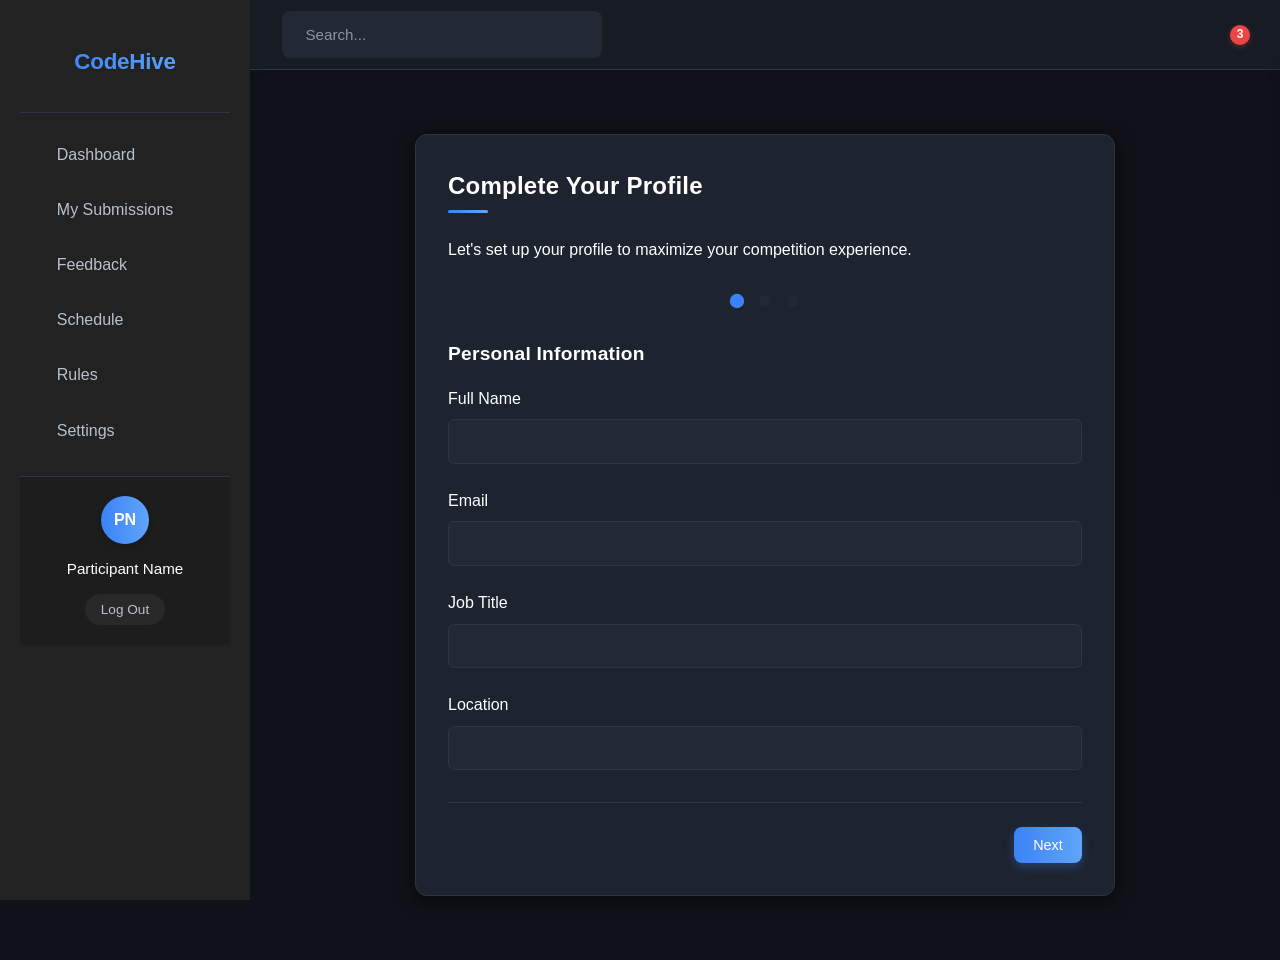
<file: profile.html>
<!DOCTYPE html>
<html lang="en">
<head>
    <meta charset="UTF-8">
    <meta name="viewport" content="width=device-width, initial-scale=1.0">
    <title>Participant Profile</title>
    <link rel="stylesheet" href="dashboard.css">
    <style>
        /* Additional styles for profile page */
        .profile-container {
            max-width: 900px;
            margin: 0 auto;
        }
        
        .profile-header {
            display: flex;
            align-items: center;
            margin-bottom: 2rem;
            padding-bottom: 2rem;
            border-bottom: 1px solid var(--border-color);
        }
        
        .profile-avatar {
            width: 120px;
            height: 120px;
            border-radius: 50%;
            background: linear-gradient(to right, var(--gradient-start), var(--gradient-end));
            display: flex;
            align-items: center;
            justify-content: center;
            color: white;
            font-weight: 600;
            font-size: 2.5rem;
            margin-right: 2rem;
            box-shadow: 0 5px 15px rgba(0, 0, 0, 0.3);
        }
        
        .profile-info h2 {
            margin-bottom: 0.5rem;
        }
        
        .profile-status {
            display: inline-block;
            padding: 0.25rem 0.75rem;
            border-radius: 16px;
            font-size: 0.9rem;
            margin-top: 0.5rem;
        }
        
        .profile-sections {
            display: grid;
            grid-template-columns: 1fr 1fr;
            gap: 2rem;
        }
        
        .profile-section {
            background-color: var(--card-bg);
            border-radius: 12px;
            padding: 1.5rem;
            margin-bottom: 2rem;
            box-shadow: 0 4px 20px var(--shadow-color);
            border: 1px solid var(--border-color);
        }
        
        .profile-section h3 {
            margin-bottom: 1.2rem;
            padding-bottom: 0.8rem;
            border-bottom: 1px solid var(--border-color);
        }
        
        .profile-detail {
            margin-bottom: 1.2rem;
        }
        
        .profile-detail label {
            display: block;
            font-size: 0.9rem;
            color: var(--text-secondary);
            margin-bottom: 0.3rem;
        }
        
        .profile-detail p {
            font-size: 1rem;
            color: var(--text-primary);
        }
        
        .profile-controls {
            display: flex;
            justify-content: flex-end;
            margin-top: 2rem;
            gap: 1rem;
        }
        
        .profile-edit-form {
            display: none;
        }
        
        .profile-edit-form.active {
            display: block;
        }
        
        .form-row {
            display: grid;
            grid-template-columns: 1fr 1fr;
            gap: 1.5rem;
            margin-bottom: 1.5rem;
        }
        
        .skills-list {
            display: flex;
            flex-wrap: wrap;
            gap: 0.5rem;
            margin-top: 0.5rem;
        }
        
        .skill-tag {
            background-color: rgba(59, 130, 246, 0.1);
            color: var(--accent-primary);
            padding: 0.3rem 0.8rem;
            border-radius: 16px;
            font-size: 0.9rem;
        }
        
        .profile-setup-container {
            max-width: 700px;
            margin: 2rem auto;
            background-color: var(--card-bg);
            border-radius: 12px;
            padding: 2rem;
            box-shadow: 0 4px 20px var(--shadow-color);
            border: 1px solid var(--border-color);
        }
        
        .setup-step {
            display: none;
        }
        
        .setup-step.active {
            display: block;
        }
        
        .setup-navigation {
            display: flex;
            justify-content: space-between;
            margin-top: 2rem;
            padding-top: 1.5rem;
            border-top: 1px solid var(--border-color);
        }
        
        .step-indicator {
            display: flex;
            justify-content: center;
            margin: 2rem 0;
        }
        
        .step {
            width: 12px;
            height: 12px;
            border-radius: 50%;
            background-color: var(--bg-tertiary);
            margin: 0 0.5rem;
            cursor: pointer;
        }
        
        .step.active {
            background-color: var(--accent-primary);
            transform: scale(1.2);
        }
    </style>
    <script src="profile.js" defer></script>
    <script type="module" src="firebase-init.js"></script>
</head>
<body>
    <div class="sidebar">
        <div class="logo">
            <h1>CodeHive</h1>
        </div>
        <nav>
            <ul>
                <li><a href="participant-dashboard.html"><i class="icon-dashboard"></i> Dashboard</a></li>
                <li><a href="#"><i class="icon-submissions"></i> My Submissions</a></li>
                <li><a href="#"><i class="icon-feedback"></i> Feedback</a></li>
                <li><a href="#"><i class="icon-schedule"></i> Schedule</a></li>
                <li><a href="#"><i class="icon-rules"></i> Rules</a></li>
                <li><a href="#"><i class="icon-settings"></i> Settings</a></li>
            </ul>
        </nav>
        <div class="user-info">
            <div class="avatar">PN</div>
            <span>Participant Name</span>
            <a href="#" class="logout">Log Out</a>
        </div>
    </div>

    <main>
        <header>
            <div class="search-bar">
                <input type="text" placeholder="Search...">
                <button type="submit"><i class="icon-search"></i></button>
            </div>
            <div class="notifications">
                <i class="icon-bell"></i>
                <span class="badge">3</span>
            </div>
        </header>

        <div class="content">
            <!-- Profile View Mode -->
            <div id="profile-view" class="profile-container">
                <div class="profile-header">
                    <div class="profile-avatar">PN</div>
                    <div class="profile-info">
                        <h2>Kanushka Joshi</h2>
                        <p>Software Developer</p>
                        <span class="profile-status status-approved">Active Participant</span>
                    </div>
                </div>
                
                <div class="profile-sections">
                    <div class="profile-section">
                        <h3>Personal Information</h3>
                        <div class="profile-detail">
                            <label>Email</label>
                            <p>joshikanushka1105@gmail.com</p>
                        </div>
                        <div class="profile-detail">
                            <label>Location</label>
                            <p>Jaipur,India</p>
                        </div>
                        <div class="profile-detail">
                            <label>Joined</label>
                            <p>March 10, 2025</p>
                        </div>
                        
                    </div>
                    
                    <div class="profile-section">
                        <h3>Skills & Expertise</h3>
                        <div class="profile-detail">
                            <label>Primary Skills</label>
                            <div class="skills-list">
                                <span class="skill-tag">JavaScript</span>
                                <span class="skill-tag">Python</span>
                                <span class="skill-tag">web3</span>
                                <!-- <span class="skill-tag">UI/UX Design</span> -->
                            </div>
                        </div>
                        <div class="profile-detail">
                            <label>Experience Level</label>
                            <p>3+ years</p>
                        </div>
                        <div class="profile-detail">
                            <label>Previous Competitions</label>
                            <p> CodeFest 2023</p>
                        </div>
                    </div>
                    
                    <div class="profile-section">
                        <h3>Competition Status</h3>
                        <div class="profile-detail">
                            <label>Current Phase</label>
                            <p><span class="phase">Development</span></p>
                        </div>
                        <div class="profile-detail">
                            <label>Submissions</label>
                            <p>0 of 3 completed</p>
                        </div>
                        <div class="profile-detail">
                            <label>Average Score</label>
                            <p>0.0/5.0</p>
                        </div>
                    </div>
                    
                    <div class="profile-section">
                        <h3>Bio</h3>
                        <div class="profile-detail">
                            <p>Full-stack developer passionate about creating intuitive and accessible user experiences. Specializing in JavaScript frameworks and responsive design. Excited to collaborate with others and learn new technologies through this competition.</p>
                        </div>
                    </div>
                </div>
                
                <div class="profile-controls">
                    <button class="btn primary" id="edit-profile-btn">Edit Profile</button>
                </div>
            </div>
            
            <!-- Profile Edit Mode -->
            <div id="profile-edit" class="profile-container profile-edit-form">
                <h2>Edit Profile</h2>
                
                <form id="profile-edit-form">
                    <div class="profile-section">
                        <h3>Personal Information</h3>
                        <div class="form-row">
                            <div class="form-group">
                                <label for="fullName">Full Name</label>
                                <input type="text" id="fullName" name="fullName" value="Participant Name">
                            </div>
                            <div class="form-group">
                                <label for="jobTitle">Tech Domain</label>
                                <input type="text" id="jobTitle" name="jobTitle" value="Software Developer">
                            </div>
                        </div>
                        <div class="form-row">
                            <div class="form-group">
                                <label for="email">Email</label>
                                <input type="email" id="email" name="email" value="participant@example.com">
                            </div>
                            <div class="form-group">
                                <label for="location">Location</label>
                                <input type="text" id="location" name="location" value="San Francisco, CA">
                            </div>
                        </div>
                        <div class="form-group">
                            <label for="team">Team</label>
                            <input type="text" id="team" name="team" value="CodeCrafters">
                        </div>
                    </div>
                    
                    <div class="profile-section">
                        <h3>Skills & Expertise</h3>
                        <div class="form-group">
                            <label for="skills">Skills (comma separated)</label>
                            <input type="text" id="skills" name="skills" value="JavaScript, React, Node.js, UI/UX Design">
                        </div>
                        <div class="form-row">
                            <div class="form-group">
                                <label for="experience">Experience Level</label>
                                <select id="experience" name="experience">
                                    <option value="1-2">1-2 years</option>
                                    <option value="3+" selected>3+ years</option>
                                    <option value="5+">5+ years</option>
                                    <option value="10+">10+ years</option>
                                </select>
                            </div>
                            <div class="form-group">
                                <label for="competitions">Previous Competitions</label>
                                <input type="text" id="competitions" name="competitions" value="HackathonX 2024, CodeFest 2023">
                            </div>
                        </div>
                    </div>
                    
                    <div class="profile-section">
                        <h3>Bio</h3>
                        <div class="form-group">
                            <label for="bio">About You</label>
                            <textarea id="bio" name="bio" rows="5">Full-stack developer passionate about creating intuitive and accessible user experiences. Specializing in JavaScript frameworks and responsive design. Excited to collaborate with others and learn new technologies through this competition.</textarea>
                        </div>
                    </div>
                    
                    <div class="profile-controls">
                        <button type="button" class="btn secondary" id="cancel-edit-btn">Cancel</button>
                        <button type="submit" class="btn primary">Save Changes</button>
                    </div>
                </form>
            </div>
            
            <!-- Profile Setup Mode (for first-time setup) -->
            <div id="profile-setup" class="profile-setup-container" style="display: none;">
                <h2>Complete Your Profile</h2>
                <p>Let's set up your profile to maximize your competition experience.</p>
                
                <div class="step-indicator">
                    <div class="step active" data-step="1"></div>
                    <div class="step" data-step="2"></div>
                    <div class="step" data-step="3"></div>
                </div>
                
                <form id="profile-setup-form">
                    <div class="setup-step active" id="step-1">
                        <h3>Personal Information</h3>
                        <div class="form-group">
                            <label for="setup-fullName">Full Name</label>
                            <input type="text" id="setup-fullName" name="fullName" required>
                        </div>
                        <div class="form-group">
                            <label for="setup-email">Email</label>
                            <input type="email" id="setup-email" name="email" required>
                        </div>
                        <div class="form-group">
                            <label for="setup-jobTitle">Job Title</label>
                            <input type="text" id="setup-jobTitle" name="jobTitle">
                        </div>
                        <div class="form-group">
                            <label for="setup-location">Location</label>
                            <input type="text" id="setup-location" name="location">
                        </div>
                        
                        <div class="setup-navigation">
                            <div></div>
                            <button type="button" class="btn primary next-step" data-next="2">Next</button>
                        </div>
                    </div>
                    
                    <div class="setup-step" id="step-2">
                        <h3>Skills & Experience</h3>
                        <div class="form-group">
                            <label for="setup-skills">Your Skills (comma separated)</label>
                            <input type="text" id="setup-skills" name="skills">
                        </div>
                        <div class="form-group">
                            <label for="setup-experience">Experience Level</label>
                            <select id="setup-experience" name="experience">
                                <option value="">Select experience level</option>
                                <option value="beginner">Beginner (< 1 year)</option>
                                <option value="1-2">1-2 years</option>
                                <option value="3+">3+ years</option>
                                <option value="5+">5+ years</option>
                                <option value="10+">10+ years</option>
                            </select>
                        </div>
                        <div class="form-group">
                            <label for="setup-competitions">Previous Competitions</label>
                            <input type="text" id="setup-competitions" name="competitions" placeholder="Separate by commas">
                        </div>
                        <div class="form-group">
                            <label for="setup-team">Team Name (if applicable)</label>
                            <input type="text" id="setup-team" name="team">
                        </div>
                        
                        <div class="setup-navigation">
                            <button type="button" class="btn secondary prev-step" data-prev="1">Back</button>
                            <button type="button" class="btn primary next-step" data-next="3">Next</button>
                        </div>
                    </div>
                    
                    <div class="setup-step" id="step-3">
                        <h3>About You</h3>
                        <div class="form-group">
                            <label for="setup-bio">Bio</label>
                            <textarea id="setup-bio" name="bio" rows="5" placeholder="Tell us about yourself, your expertise, and what you hope to gain from this competition"></textarea>
                        </div>
                        
                        <div class="setup-navigation">
                            <button type="button" class="btn secondary prev-step" data-prev="2">Back</button>
                            <button type="submit" class="btn primary">Complete Profile</button>
                        </div>
                    </div>
                </form>
            </div>
        </div>
    </main>

    <div class="notifications-panel" id="notifications-panel">
        <h3>Notifications</h3>
        <div class="notification-list">
            <div class="notification unread">
                <p>Your submission has been received.</p>
                <span class="notification-time">1 hour ago</span>
            </div>
            <div class="notification unread">
                <p>New feedback available from Judge #2.</p>
                <span class="notification-time">3 hours ago</span>
            </div>
            <div class="notification unread">
                <p>Reminder: Workshop tomorrow at 10:00 AM.</p>
                <span class="notification-time">Yesterday</span>
            </div>
            <div class="notification">
                <p>Schedule updated for next week.</p>
                <span class="notification-time">2 days ago</span>
            </div>
        </div>
    </div>
    <script>
    // profile.js - Handles profile functionality

document.addEventListener('DOMContentLoaded', function() {
    // Edit profile button functionality
    const editProfileBtn = document.getElementById('edit-profile-btn');
    const cancelEditBtn = document.getElementById('cancel-edit-btn');
    const profileView = document.getElementById('profile-view');
    const profileEdit = document.getElementById('profile-edit');
    
    if (editProfileBtn) {
        editProfileBtn.addEventListener('click', function() {
            profileView.style.display = 'none';
            profileEdit.style.display = 'block';
        });
    }
    
    if (cancelEditBtn) {
        cancelEditBtn.addEventListener('click', function(e) {
            e.preventDefault();
            profileEdit.style.display = 'none';
            profileView.style.display = 'block';
        });
    }
    
    // Profile edit form submission
    const profileEditForm = document.getElementById('profile-edit-form');
    if (profileEditForm) {
        profileEditForm.addEventListener('submit', function(e) {
            e.preventDefault();
            
            // Here you would typically send the form data to a server
            // For this example, we'll just simulate success and return to view mode
            
            // Update profile view with new values
            updateProfileFromForm();
            
            // Switch back to view mode
            profileEdit.style.display = 'none';
            profileView.style.display = 'block';
            
            // Show success message
            showMessage('Profile updated successfully!', 'success');
        });
    }
    
    // Profile setup form functionality
    const profileSetupForm = document.getElementById('profile-setup-form');
    const setupSteps = document.querySelectorAll('.setup-step');
    const stepIndicators = document.querySelectorAll('.step');
    
    // Next step buttons
    const nextButtons = document.querySelectorAll('.next-step');
    nextButtons.forEach(button => {
        button.addEventListener('click', function() {
            const nextStepNum = this.getAttribute('data-next');
            goToStep(nextStepNum);
        });
    });
    
    // Previous step buttons
    const prevButtons = document.querySelectorAll('.prev-step');
    prevButtons.forEach(button => {
        button.addEventListener('click', function() {
            const prevStepNum = this.getAttribute('data-prev');
            goToStep(prevStepNum);
        });
    });
    
    // Step indicators
    stepIndicators.forEach(step => {
        step.addEventListener('click', function() {
            const stepNum = this.getAttribute('data-step');
            goToStep(stepNum);
        });
    });
    
    // Handle profile setup form submission
    if (profileSetupForm) {
        profileSetupForm.addEventListener('submit', function(e) {
            e.preventDefault();
            
            // Here you would typically send the form data to a server
            // For this example, we'll just simulate success and redirect to profile view
            
            // Hide setup form
            document.getElementById('profile-setup').style.display = 'none';
            
            // Populate and show profile view
            populateProfileFromSetup();
            profileView.style.display = 'block';
            
            // Show success message
            showMessage('Profile created successfully!', 'success');
            
            // Set profile as created in local storage
            localStorage.setItem('profileCreated', 'true');
        });
    }
    
    // Function to update profile view from edit form
    function updateProfileFromForm() {
        // Get form values
        const fullName = document.getElementById('fullName').value;
        const jobTitle = document.getElementById('jobTitle').value;
        const email = document.getElementById('email').value;
        const location = document.getElementById('location').value;
        const team = document.getElementById('team').value;
        const skills = document.getElementById('skills').value;
        const experience = document.getElementById('experience').value;
        const competitions = document.getElementById('competitions').value;
        const bio = document.getElementById('bio').value;
        
        // Update profile view
        document.querySelector('.profile-info h2').textContent = fullName;
        document.querySelector('.profile-info p').textContent = jobTitle;
        document.querySelector('.profile-avatar').textContent = getInitials(fullName);
        
        // Update personal information
        const profileDetails = document.querySelectorAll('.profile-detail');
        profileDetails.forEach(detail => {
            const label = detail.querySelector('label');
            if (label) {
                if (label.textContent === 'Email') {
                    detail.querySelector('p').textContent = email;
                } else if (label.textContent === 'Location') {
                    detail.querySelector('p').textContent = location;
                } else if (label.textContent === 'Team') {
                    detail.querySelector('p').textContent = team;
                } else if (label.textContent === 'Experience Level') {
                    detail.querySelector('p').textContent = experience;
                } else if (label.textContent === 'Previous Competitions') {
                    detail.querySelector('p').textContent = competitions;
                }
            } else {
                // This is probably the bio section
                const bioSection = document.querySelector('.profile-section:nth-child(4) .profile-detail p');
                if (bioSection) {
                    bioSection.textContent = bio;
                }
            }
        });
        
        // Update skills
        const skillsList = document.querySelector('.skills-list');
        skillsList.innerHTML = '';
        const skillsArray = skills.split(',');
        skillsArray.forEach(skill => {
            const skillTag = document.createElement('span');
            skillTag.className = 'skill-tag';
            skillTag.textContent = skill.trim();
            skillsList.appendChild(skillTag);
        });
    }
    
    // Function to populate profile from setup form
    function populateProfileFromSetup() {
        // Get form values
        const fullName = document.getElementById('setup-fullName').value;
        const jobTitle = document.getElementById('setup-jobTitle').value;
        const email = document.getElementById('setup-email').value;
        const location = document.getElementById('setup-location').value;
        const team = document.getElementById('setup-team').value;
        const skills = document.getElementById('setup-skills').value;
        const experience = document.getElementById('setup-experience').value;
        const competitions = document.getElementById('setup-competitions').value;
        const bio = document.getElementById('setup-bio').value;
        
        // Update profile view
        document.querySelector('.profile-info h2').textContent = fullName;
        document.querySelector('.profile-info p').textContent = jobTitle || 'Participant';
        document.querySelector('.profile-avatar').textContent = getInitials(fullName);
        
        // Update personal information
        const profileDetails = document.querySelectorAll('.profile-detail');
        profileDetails.forEach(detail => {
            const label = detail.querySelector('label');
            if (label) {
                if (label.textContent === 'Email') {
                    detail.querySelector('p').textContent = email;
                } else if (label.textContent === 'Location') {
                    detail.querySelector('p').textContent = location || 'Not specified';
                } else if (label.textContent === 'Team') {
                    detail.querySelector('p').textContent = team || 'Not specified';
                } else if (label.textContent === 'Experience Level') {
                    detail.querySelector('p').textContent = experience || 'Not specified';
                } else if (label.textContent === 'Previous Competitions') {
                    detail.querySelector('p').textContent = competitions || 'None';
                }
            } else {
                // This is probably the bio section
                const bioSection = document.querySelector('.profile-section:nth-child(4) .profile-detail p');
                if (bioSection) {
                    bioSection.textContent = bio || 'No bio provided';
                }
            }
        });
        
        // Update skills
        const skillsList = document.querySelector('.skills-list');
        skillsList.innerHTML = '';
        if (skills) {
            const skillsArray = skills.split(',');
            skillsArray.forEach(skill => {
                const skillTag = document.createElement('span');
                skillTag.className = 'skill-tag';
                skillTag.textContent = skill.trim();
                skillsList.appendChild(skillTag);
            });
        } else {
            const skillTag = document.createElement('span');
            skillTag.className = 'skill-tag';
            skillTag.textContent = 'No skills specified';
            skillsList.appendChild(skillTag);
        }
    }
    
    // Function to navigate to a specific setup step
    function goToStep(stepNum) {
        // Hide all steps
        setupSteps.forEach(step => {
            step.classList.remove('active');
        });
        
        // Update step indicators
        stepIndicators.forEach(indicator => {
            indicator.classList.remove('active');
        });
        
        // Show the selected step
        document.getElementById(`step-${stepNum}`).classList.add('active');
        
        // Highlight the current step indicator
        document.querySelector(`.step[data-step="${stepNum}"]`).classList.add('active');
    }
    
    // Function to get initials from name
    function getInitials(name) {
        if (!name) return '';
        const names = name.split(' ');
        if (names.length === 1) return names[0].charAt(0);
        return names[0].charAt(0) + names[names.length - 1].charAt(0);
    }
    
    // Function to show message
    function showMessage(message, type) {
        const messageDiv = document.createElement('div');
        messageDiv.className = `message ${type}`;
        messageDiv.textContent = message;
        
        document.body.appendChild(messageDiv);
        
        setTimeout(() => {
            messageDiv.classList.add('show');
        }, 10);
        
        setTimeout(() => {
            messageDiv.classList.remove('show');
            setTimeout(() => {
                messageDiv.remove();
            }, 300);
        }, 3000);
    }
    
    // Check if profile is created
    checkProfileStatus();
});

// Function to check if profile exists or needs to be created
function checkProfileStatus() {
    // In a real application, this would be an API call to check if the user has a profile
    // For this example, we'll use localStorage to simulate
    const profileCreated = localStorage.getItem('profileCreated');
    
    if (!profileCreated) {
        // Profile doesn't exist, show setup form
        document.getElementById('profile-view').style.display = 'none';
        document.getElementById('profile-setup').style.display = 'block';
    }
}





</script>

</body>
</html>
</file>
<file: dashboard.css>
/* Main Styles for Competition Dashboard - Enhanced Dark Theme */
:root {
    /* Refined Dark Theme Color Palette with better contrast */
    --bg-primary: #0f1218;
    --bg-secondary: #171c24;
    --bg-tertiary: #232934;
    --text-primary: #ffffff;
    --text-secondary: #b8c2cc;
    --accent-primary: #3b82f6;
    --accent-secondary: #60a5fa;
    --success: #10b981;
    --warning: #f59e0b;
    --error: #ef4444;
    --card-bg: #1e2330;
    --border-color: #2e3544;
    --shadow-color: rgba(0, 0, 0, 0.6);
    --hover-bg: #2d3748;
    --card-hover: #2a3042;
    --gradient-start: #3b82f6;
    --gradient-end: #60a5fa;
}

* {
    margin: 0;
    padding: 0;
    box-sizing: border-box;
}

body {
    font-family: 'Inter', 'Segoe UI', 'SF Pro Display', -apple-system, BlinkMacSystemFont, sans-serif;
    background-color: var(--bg-primary);
    color: var(--text-primary);
    line-height: 1.6;
    display: flex;
    min-height: 100vh;
    overflow-x: hidden;
}

/* Typography */
h1, h2, h3, h4, h5, h6 {
    margin-bottom: 0.5rem;
    font-weight: 600;
    letter-spacing: 0.015rem;
}

h1 {
    font-size: 1.8rem;
}

h2 {
    font-size: 1.5rem;
    margin-bottom: 1.5rem;
    position: relative;
    padding-bottom: 0.5rem;
}

h2:after {
    content: '';
    position: absolute;
    bottom: 0;
    left: 0;
    height: 3px;
    width: 40px;
    background: linear-gradient(to right, var(--gradient-start), var(--gradient-end));
    border-radius: 3px;
}

h3 {
    font-size: 1.2rem;
    color: var(--text-primary);
    margin-bottom: 1rem;
}

h4 {
    font-size: 1rem;
    font-weight: 500;
}

a {
    color: var(--accent-primary);
    text-decoration: none;
    transition: all 0.2s ease;
}

a:hover {
    color: var(--accent-secondary);
    transform: translateY(-1px);
}

/* Sidebar Styling */
.sidebar {
    position: fixed;
    left: 0;
    top: 0;
    width: 250px;
    height: 100vh;
    background: #222;
    color: white;
    padding: 20px;
    transition: transform 0.3s ease-in-out;
    z-index: 1000; /* Ensures sidebar is on top */
}

/* Hidden state (Sidebar moves out of view) */
.sidebar-hidden {
    transform: translateX(-100%);
}

/* Visible state (Sidebar moves into view) */
.sidebar-visible {
    transform: translateX(0);
}

/* Sidebar Toggle Button */
.sidebar-toggle {
    position: fixed;
    top: 20px;
    left: 20px;
    background: #444;
    color: white;
    border: none;
    padding: 10px 15px;
    cursor: pointer;
    font-size: 16px;
    z-index: 1100; /* Ensures button is above sidebar */
}

.sidebar-toggle:hover {
    background: #666;
}

/* Responsive Design for Mobile */
@media screen and (max-width: 768px) {
    .sidebar {
        width: 200px;
    }
}


.logo {
    padding: 1.5rem;
    text-align: center;
    border-bottom: 1px solid var(--border-color);
}

.logo h1 {
    font-size: 1.4rem;
    background: linear-gradient(to right, var(--accent-primary), var(--accent-secondary));
    -webkit-background-clip: text;
    background-clip: text;
    -webkit-text-fill-color: transparent;
    font-weight: 700;
    letter-spacing: -0.01em;
}

nav {
    flex: 1;
    padding: 1rem 0;
}

nav ul {
    list-style: none;
}

nav ul li {
    position: relative;
    margin-bottom: 0.25rem;
}

nav ul li a {
    display: flex;
    align-items: center;
    padding: 0.8rem 1.5rem;
    color: var(--text-secondary);
    font-weight: 500;
    transition: all 0.2s ease;
    border-radius: 0 4px 4px 0;
    margin-right: 0.5rem;
}

nav ul li a i {
    margin-right: 0.8rem;
    font-size: 1.1rem;
    opacity: 0.8;
    transition: opacity 0.2s ease;
}

nav ul li.active a,
nav ul li a:hover {
    color: var(--text-primary);
    background-color: var(--hover-bg);
}

nav ul li.active a i,
nav ul li a:hover i {
    opacity: 1;
}

nav ul li.active:before {
    content: "";
    position: absolute;
    left: 0;
    top: 0;
    height: 100%;
    width: 4px;
    background: linear-gradient(to bottom, var(--gradient-start), var(--gradient-end));
    border-radius: 0 2px 2px 0;
}

.user-info {
    padding: 1.2rem 1.5rem;
    display: flex;
    flex-direction: column;
    align-items: center;
    justify-content: center;
    border-top: 1px solid var(--border-color);
    background-color: rgba(0, 0, 0, 0.15);
}
.profile{
    padding: 1.2rem 1.5rem;
    display: flex;
    flex-direction: column;
    align-items: center;
    justify-content: center;
    border-top: 1px solid var(--border-color);
    background-color: rgba(0, 0, 0, 0.15);
}
.avatar {
    width: 48px;
    height: 48px;
    border-radius: 50%;
    background: linear-gradient(to right, var(--gradient-start), var(--gradient-end));
    margin-bottom: 0.8rem;
    display: flex;
    align-items: center;
    justify-content: center;
    color: white;
    font-weight: 600;
    box-shadow: 0 3px 8px rgba(0, 0, 0, 0.2);
}

.user-info span {
    font-size: 0.95rem;
    margin-bottom: 0.8rem;
    font-weight: 500;
}

.logout {
    font-size: 0.85rem;
    color: var(--text-secondary);
    padding: 0.3rem 1rem;
    border-radius: 20px;
    background-color: rgba(255, 255, 255, 0.05);
    transition: all 0.2s ease;
}

.logout:hover {
    background-color: rgba(255, 255, 255, 0.1);
    color: var(--accent-primary);
}

/* Layout - Main Content */
main {
    flex: 1;
    margin-left: 250px;
    width: calc(100% - 250px);
    transition: all 0.3s ease;
}

header {
    height: 70px;
    background-color: var(--bg-secondary);
    display: flex;
    align-items: center;
    justify-content: space-between;
    padding: 0 2rem;
    border-bottom: 1px solid var(--border-color);
    box-shadow: 0 2px 10px rgba(0, 0, 0, 0.1);
}

.search-bar {
    display: flex;
    align-items: center;
    background-color: var(--bg-tertiary);
    border-radius: 8px;
    padding: 0.3rem 0.8rem;
    width: 320px;
    transition: all 0.2s ease;
    border: 1px solid transparent;
}

.search-bar:focus-within {
    border-color: var(--accent-primary);
    box-shadow: 0 0 0 3px rgba(59, 130, 246, 0.1);
}

.search-bar input {
    background: transparent;
    border: none;
    color: var(--text-primary);
    padding: 0.6rem;
    width: 100%;
    outline: none;
    font-size: 0.95rem;
}

.search-bar input::placeholder {
    color: var(--text-secondary);
    opacity: 0.7;
}

.search-bar button {
    background: transparent;
    border: none;
    color: var(--text-secondary);
    cursor: pointer;
    padding: 0.4rem;
    transition: color 0.2s ease;
}

.search-bar button:hover {
    color: var(--accent-primary);
}

.notifications {
    position: relative;
    cursor: pointer;
    padding: 0.5rem;
    transition: all 0.2s ease;
}

.notifications:hover {
    transform: translateY(-2px);
}

.badge {
    position: absolute;
    top: -2px;
    right: -2px;
    background-color: var(--error);
    color: white;
    border-radius: 50%;
    width: 20px;
    height: 20px;
    font-size: 0.75rem;
    display: flex;
    align-items: center;
    justify-content: center;
    font-weight: 600;
    box-shadow: 0 2px 5px rgba(239, 68, 68, 0.3);
}

/* Content area */
.content {
    padding: 2rem;
    max-width: 1600px;
    margin: 0 auto;
    
}

.status-banner {
    background: linear-gradient(135deg, var(--bg-tertiary), var(--card-bg));
    padding: 1.2rem 2rem;
    border-radius: 10px;
    margin-bottom: 2rem;
    display: flex;
    justify-content: space-between;
    align-items: center;
    box-shadow: 0 4px 20px var(--shadow-color);
    border-left: 4px solid var(--accent-primary);
    position: relative;
    overflow: hidden;
}

.status-banner::after {
    content: '';
    position: absolute;
    top: 0;
    right: 0;
    width: 40%;
    height: 100%;
    background: linear-gradient(135deg, transparent, rgba(59, 130, 246, 0.05));
    pointer-events: none;
}

.status-banner p {
    font-size: 1rem;
    display: flex;
    align-items: center;
}

.status-banner .countdown {
    font-weight: 600;
    color: var(--accent-primary);
    margin-left: 0.5rem;
    background: rgba(59, 130, 246, 0.1);
    padding: 0.25rem 0.75rem;
    border-radius: 16px;
}

.status-banner .count {
    font-weight: 600;
    background: rgba(255, 255, 255, 0.1);
    padding: 0.25rem 0.75rem;
    border-radius: 16px;
    margin-left: 0.5rem;
}

.status-approved, .status-active {
    font-weight: 600;
    color: var(--success);
    background: rgba(16, 185, 129, 0.1);
    padding: 0.25rem 0.75rem;
    border-radius: 16px;
    margin-left: 0.5rem;
}

.phase {
    font-weight: 600;
    color: var(--accent-primary);
    background: rgba(59, 130, 246, 0.1);
    padding: 0.25rem 0.75rem;
    border-radius: 16px;
    margin-left: 0.5rem;
}

/* Dashboard Cards */
.dashboard-cards {
    display: grid;
    grid-template-columns: repeat(auto-fit, minmax(320px, 1fr));
    gap: 1.5rem;
    margin-bottom: 2rem;
}

.card {
    background-color: var(--card-bg);
    border-radius: 12px;
    box-shadow: 0 4px 20px var(--shadow-color);
    overflow: hidden;
    transition: all 0.3s ease;
    border: 1px solid var(--border-color);
    position: relative;
}

.card:hover {
    transform: translateY(-5px);
    box-shadow: 0 8px 25px var(--shadow-color);
    border-color: var(--accent-primary);
}

.card::after {
    content: '';
    position: absolute;
    top: 0;
    left: 0;
    width: 100%;
    height: 100%;
    background: linear-gradient(135deg, transparent, rgba(59, 130, 246, 0.02));
    pointer-events: none;
}

.card h3 {
    padding: 1.2rem 1.5rem;
    border-bottom: 1px solid var(--border-color);
    margin-bottom: 0;
    font-weight: 600;
    font-size: 1.1rem;
    display: flex;
    align-items: center;
    position: relative;
}

.card-content {
    padding: 1.5rem;
}

/* Progress section */
.progress-container {
    display: flex;
    justify-content: space-between;
    margin-bottom: 1.5rem;
}

.progress-stat {
    display: flex;
    flex-direction: column;
    align-items: center;
}

.progress-label {
    font-size: 0.85rem;
    color: var(--text-secondary);
    margin-bottom: 0.3rem;
}

.progress-number {
    font-size: 1.8rem;
    font-weight: 600;
}

.progress-bar {
    height: 8px;
    background-color: var(--bg-tertiary);
    border-radius: 4px;
    margin-bottom: 0.8rem;
    overflow: hidden;
    position: relative;
}

.progress {
    height: 100%;
    background: linear-gradient(to right, var(--gradient-start), var(--gradient-end));
    border-radius: 4px;
    transition: width 0.5s ease;
}

.progress-text {
    text-align: center;
    font-size: 0.9rem;
    color: var(--text-secondary);
}

/* Progress Circle */
.progress-circle {
    width: 120px;
    height: 120px;
    margin: 0 auto 20px;
    border-radius: 50%;
    background: conic-gradient(var(--accent-primary) 65%, var(--bg-tertiary) 0);
    position: relative;
    display: flex;
    align-items: center;
    justify-content: center;
}

.progress-circle::before {
    content: '';
    position: absolute;
    width: 90px;
    height: 90px;
    background: var(--card-bg);
    border-radius: 50%;
}

.progress-circle span {
    position: relative;
    font-size: 1.5rem;
    font-weight: 600;
    color: var(--text-primary);
}

/* Stats grid */
.stats-grid {
    display: grid;
    grid-template-columns: repeat(2, 1fr);
    gap: 1rem;
    margin-bottom: 1.5rem;
}

.stat-item {
    display: flex;
    flex-direction: column;
    align-items: center;
    background-color: var(--bg-tertiary);
    padding: 1rem;
    border-radius: 8px;
    transition: all 0.2s ease;
}

.stat-item:hover {
    transform: translateY(-2px);
    background-color: var(--hover-bg);
}

.stat-number {
    font-size: 1.5rem;
    font-weight: 600;
    margin-bottom: 0.3rem;
}

.stat-label {
    font-size: 0.85rem;
    color: var(--text-secondary);
}

/* Stat Circle */
.stat-circle {
    width: 120px;
    height: 120px;
    margin: 0 auto 20px;
    border-radius: 50%;
    display: flex;
    flex-direction: column;
    align-items: center;
    justify-content: center;
    background-color: var(--bg-tertiary);
    border: 2px solid var(--warning);
}

.stat-circle.warning {
    border-color: var(--warning);
}

.stat-circle span {
    font-size: 2rem;
    font-weight: 600;
    color: var(--warning);
}

.stat-circle p {
    font-size: 0.9rem;
    color: var(--text-secondary);
}

/* Project list */
.project-item {
    display: flex;
    justify-content: space-between;
    align-items: center;
    padding: 1rem;
    border-radius: 8px;
    background-color: var(--bg-tertiary);
    transition: all 0.2s ease;
    margin-bottom: 0.75rem;
}

.project-item:hover {
    transform: translateY(-2px);
    background-color: var(--hover-bg);
    box-shadow: 0 4px 10px rgba(0, 0, 0, 0.1);
}

.project-info h4 {
    margin-bottom: 0.25rem;
    font-weight: 500;
}

.project-info p {
    font-size: 0.85rem;
    color: var(--text-secondary);
    margin-bottom: 0.25rem;
}

.submission-date {
    font-size: 0.8rem;
    padding: 0.2rem 0.5rem;
    background-color: rgba(0, 0, 0, 0.2);
    border-radius: 4px;
}

.btn-preview {
    padding: 0.5rem 1rem;
    background-color: transparent;
    border: 1px solid var(--accent-primary);
    color: var(--accent-primary);
    border-radius: 6px;
    cursor: pointer;
    transition: all 0.2s ease;
    font-size: 0.85rem;
    font-weight: 500;
}

.btn-preview:hover {
    background-color: var(--accent-primary);
    color: white;
}

.view-all {
    display: block;
    text-align: center;
    margin-top: 1.2rem;
    padding: 0.6rem;
    background-color: var(--bg-tertiary);
    border-radius: 6px;
    font-size: 0.9rem;
    transition: all 0.2s ease;
}

.view-all:hover {
    background-color: var(--hover-bg);
}

/* Timeline */
.timeline {
    position: relative;
    padding-left: 30px;
    margin-bottom: 1.5rem;
}

.timeline::before {
    content: '';
    position: absolute;
    top: 0;
    bottom: 0;
    left: 10px;
    width: 2px;
    background-color: var(--border-color);
}

.timeline-item {
    position: relative;
    margin-bottom: 1.5rem;
}

.timeline-item:last-child {
    margin-bottom: 0;
}

.timeline-point {
    position: absolute;
    left: -30px;
    width: 20px;
    height: 20px;
    border-radius: 50%;
    background-color: var(--bg-tertiary);
    border: 2px solid var(--border-color);
    z-index: 1;
}

.timeline-item.completed .timeline-point {
    background-color: var(--success);
    border-color: var(--success);
}

.timeline-item.current .timeline-point {
    background-color: var(--accent-primary);
    border-color: var(--accent-primary);
    box-shadow: 0 0 0 4px rgba(59, 130, 246, 0.2);
}

.timeline-content {
    padding-bottom: 0.5rem;
}

.timeline-content h4 {
    margin-bottom: 0.25rem;
}

.timeline-content p {
    font-size: 0.85rem;
    color: var(--text-secondary);
}

/* Event list */
.event-list {
    list-style: none;
}

.event-list li {
    display: flex;
    align-items: flex-start;
    margin-bottom: 1rem;
    padding-bottom: 1rem;
    border-bottom: 1px solid var(--border-color);
}

.event-list li:last-child {
    margin-bottom: 0;
    padding-bottom: 0;
    border-bottom: none;
}

.event-date {
    font-weight: 600;
    min-width: 80px;
    padding: 0.3rem 0.6rem;
    background-color: rgba(59, 130, 246, 0.1);
    border-radius: 4px;
    text-align: center;
    color: var(--accent-primary);
    margin-right: 1rem;
}

.event-details h4 {
    margin-bottom: 0.25rem;
}

.event-details p {
    font-size: 0.85rem;
    color: var(--text-secondary);
}

/* Feedback item */
.feedback-item {
    background-color: var(--bg-tertiary);
    padding: 1rem;
    border-radius: 8px;
    margin-bottom: 1rem;
    position: relative;
}

.feedback-date {
    font-size: 0.8rem;
    color: var(--text-secondary);
    margin-bottom: 0.5rem;
}

.feedback-text {
    font-size: 0.9rem;
    margin-bottom: 0.5rem;
    line-height: 1.5;
}

.feedback-rating {
    display: inline-block;
    font-weight: 600;
    color: var(--accent-primary);
    background-color: rgba(59, 130, 246, 0.1);
    padding: 0.2rem 0.5rem;
    border-radius: 4px;
    font-size: 0.8rem;
}

/* Resources section */
.resources-section {
    margin-top: 2rem;
}

.resources-grid {
    display: grid;
    grid-template-columns: repeat(auto-fill, minmax(200px, 1fr));
    gap: 1rem;
    margin-top: 1rem;
}

.resource-item {
    display: flex;
    flex-direction: column;
    align-items: center;
    padding: 1.5rem;
    background-color: var(--card-bg);
    border-radius: 8px;
    transition: all 0.2s ease;
    text-align: center;
}

.resource-item i {
    font-size: 2rem;
    margin-bottom: 1rem;
    color: var(--accent-primary);
}

.resource-item:hover {
    transform: translateY(-5px);
    background-color: var(--hover-bg);
    box-shadow: 0 5px 15px rgba(0, 0, 0, 0.1);
}

/* Registration approval */
.registration-approval {
    margin-top: 2rem;
    margin-bottom: 2rem;
    background-color: var(--card-bg);
    border-radius: 12px;
    box-shadow: 0 4px 20px var(--shadow-color);
    overflow: hidden;
    border: 1px solid var(--border-color);
}

.registration-approval h3 {
    padding: 1.2rem 1.5rem;
    border-bottom: 1px solid var(--border-color);
    margin-bottom: 0;
}

.data-table {
    width: 100%;
    border-collapse: collapse;
}

.data-table th, 
.data-table td {
    padding: 1rem 1.5rem;
    text-align: left;
    border-bottom: 1px solid var(--border-color);
}

.data-table th {
    font-weight: 600;
    color: var(--text-secondary);
    background-color: var(--bg-secondary);
}

.data-table tbody tr {
    transition: all 0.2s ease;
}

.data-table tbody tr:hover {
    background-color: var(--hover-bg);
}

.data-table tbody tr:last-child td {
    border-bottom: none;
}

.btn-view,
.btn-approve,
.btn-reject {
    padding: 0.3rem 0.8rem;
    border-radius: 4px;
    font-size: 0.85rem;
    font-weight: 500;
    cursor: pointer;
    transition: all 0.2s ease;
}

.btn-view {
    color: var(--accent-primary);
    background-color: rgba(59, 130, 246, 0.1);
    border: none;
}

.btn-view:hover {
    background-color: rgba(59, 130, 246, 0.2);
}

.btn-approve {
    color: white;
    background-color: var(--success);
    border: none;
    margin-right: 0.5rem;
}

.btn-approve:hover {
    background-color: #0ca678;
    transform: translateY(-1px);
}

.btn-reject {
    color: white;
    background-color: var(--error);
    border: none;
}

.btn-reject:hover {
    background-color: #e03131;
    transform: translateY(-1px);
}

.pagination {
    display: flex;
    justify-content: center;
    margin: 1.5rem 0;
}

.page-link {
    display: flex;
    align-items: center;
    justify-content: center;
    width: 32px;
    height: 32px;
    margin: 0 0.25rem;
    border-radius: 4px;
    background-color: var(--bg-tertiary);
    color: var(--text-secondary);
    transition: all 0.2s ease;
}

.page-link.active {
    background-color: var(--accent-primary);
    color: white;
}

.page-link:hover:not(.active) {
    background-color: var(--hover-bg);
    color: var(--text-primary);
}

/* Quick actions */
.quick-actions {
    margin-top: 2rem;
    padding: 1.5rem;
    background-color: var(--card-bg);
    border-radius: 12px;
    box-shadow: 0 4px 20px var(--shadow-color);
    border: 1px solid var(--border-color);
}

.action-buttons {
    display: grid;
    grid-template-columns: repeat(auto-fit, minmax(200px, 1fr));
    gap: 1rem;
    margin-top: 1rem;
}

/* Modal Styles */
.modal {
    position: fixed;
    top: 0;
    left: 0;
    width: 100%;
    height: 100%;
    background-color: rgba(0, 0, 0, 0.5);
    display: none;
    justify-content: center;
    align-items: center;
    z-index: 1000;
    opacity: 0;
    transition: opacity 0.3s ease;
}

.modal.active {
    display: flex;
    opacity: 1;
}

.modal-content {
    width: 90%;
    max-width: 500px;
    background-color: var(--card-bg);
    border-radius: 12px;
    padding: 2rem;
    box-shadow: 0 10px 30px rgba(0, 0, 0, 0.3);
    position: relative;
    transform: translateY(20px);
    transition: transform 0.3s ease;
}

.modal.active .modal-content {
    transform: translateY(0);
}

.close-modal {
    position: absolute;
    top: 15px;
    right: 15px;
    font-size: 1.5rem;
    cursor: pointer;
    color: var(--text-secondary);
    transition: color 0.2s ease;
}

.close-modal:hover {
    color: var(--error);
}

.form-group {
    margin-bottom: 1.5rem;
}

.form-group label {
    display: block;
    margin-bottom: 0.5rem;
    font-weight: 500;
}

.form-group input,
.form-group select,
.form-group textarea {
    width: 100%;
    padding: 0.8rem;
    background-color: var(--bg-tertiary);
    border: 1px solid var(--border-color);
    border-radius: 6px;
    color: var(--text-primary);
    font-family: inherit;
    font-size: 0.95rem;
    transition: all 0.2s ease;
}

.form-group input:focus,
.form-group select:focus,
.form-group textarea:focus {
    border-color: var(--accent-primary);
    box-shadow: 0 0 0 3px rgba(59, 130, 246, 0.1);
    outline: none;
}

.form-actions {
    display: flex;
    justify-content: flex-end;
    gap: 1rem;
    margin-top: 2rem;
}

/* Buttons */
.btn {
    padding: 0.6rem 1.2rem;
    border-radius: 8px;
    cursor: pointer;
    font-weight: 500;
    transition: all 0.2s ease;
    border: none;
    outline: none;
    font-size: 0.9rem;
    display: inline-flex;
    align-items: center;
    justify-content: center;
}

.primary {
    background: linear-gradient(to right, var(--gradient-start), var(--gradient-end));
    color: white;
    box-shadow: 0 4px 10px rgba(59, 130, 246, 0.3);
}

.primary:hover {
    box-shadow: 0
}
/* Additional styles for functional navigation links */

/* Dashboard Switcher */
.dashboard-switcher {
    margin: 10px 0;
}

.dashboard-switcher select {
    width: 100%;
    padding: 8px;
    background-color: #2a2a2a;
    color: #fff;
    border: 1px solid #444;
    border-radius: 4px;
    cursor: pointer;
}

.dashboard-switcher select:focus {
    outline: none;
    border-color: #0078d7;
}

/* Active navigation highlight */
nav ul li.active a {
    background-color: rgba(255, 255, 255, 0.1);
    border-left: 3px solid #0078d7;
}

nav ul li a:hover {
    background-color: rgba(255, 255, 255, 0.05);
}

/* Modal styling enhancements */
.modal {
    display: none;
    position: fixed;
    top: 0;
    left: 0;
    width: 100%;
    height: 100%;
    background-color: rgba(0, 0, 0, 0.5);
    z-index: 1000;
    align-items: center;
    justify-content: center;
}

.modal.active {
    display: flex;
}

.modal-content {
    background-color: #fff;
    border-radius: 8px;
    max-width: 500px;
    width: 90%;
    padding: 20px;
    position: relative;
    box-shadow: 0 4px 20px rgba(0, 0, 0, 0.2);
}

/* Navigation and Link Transitions */
nav ul li a,
.btn,
.resource-item,
.view-all,
.page-link {
    transition: all 0.2s ease-in-out;
}

/* Notifications Panel */
.notifications-panel {
    position: fixed;
    top: 60px;
    right: -300px;
    width: 300px;
    height: auto;
    max-height: 500px;
    background-color: #fff;
    box-shadow: -2px 0 10px rgba(0, 0, 0, 0.1);
    border-radius: 8px 0 0 8px;
    padding: 15px;
    transition: right 0.3s ease;
    z-index: 900;
    overflow-y: auto;
}

.notifications-panel.active {
    right: 0;
}

.notification {
    padding: 10px;
    border-bottom: 1px solid #eee;
    position: relative;
}

.notification.unread::before {
    content: '';
    position: absolute;
    left: 0;
    top: 50%;
    transform: translateY(-50%);
    width: 6px;
    height: 6px;
    background-color: #0078d7;
    border-radius: 50%;
}

.notification-time {
    font-size: 12px;
    color: #777;
    display: block;
    margin-top: 5px;
}

/* Preview panel animation */
#preview-panel {
    transform: translateX(100%);
    transition: transform 0.3s ease;
}

#preview-panel.active {
    transform: translateX(0);
}

/* Visual feedback for buttons */
.btn:hover {
    filter: brightness(1.1);
}

.btn:active {
    transform: scale(0.98);
}

/* Table row transitions */
tr {
    transition: background-color 0.3s ease;
}

/* Pagination styling */
.pagination {
    display: flex;
    justify-content: center;
    margin-top: 20px;
}

.page-link {
    display: inline-block;
    padding: 5px 10px;
    margin: 0 5px;
    background-color: #f5f5f5;
    border-radius: 4px;
    color: #333;
    text-decoration: none;
}

.page-link.active {
    background-color: #0078d7;
    color: white;
}

.page-link:hover {
    background-color: #e0e0e0;
}

.page-link.active:hover {
    background-color: #0067be;
}
</file>
